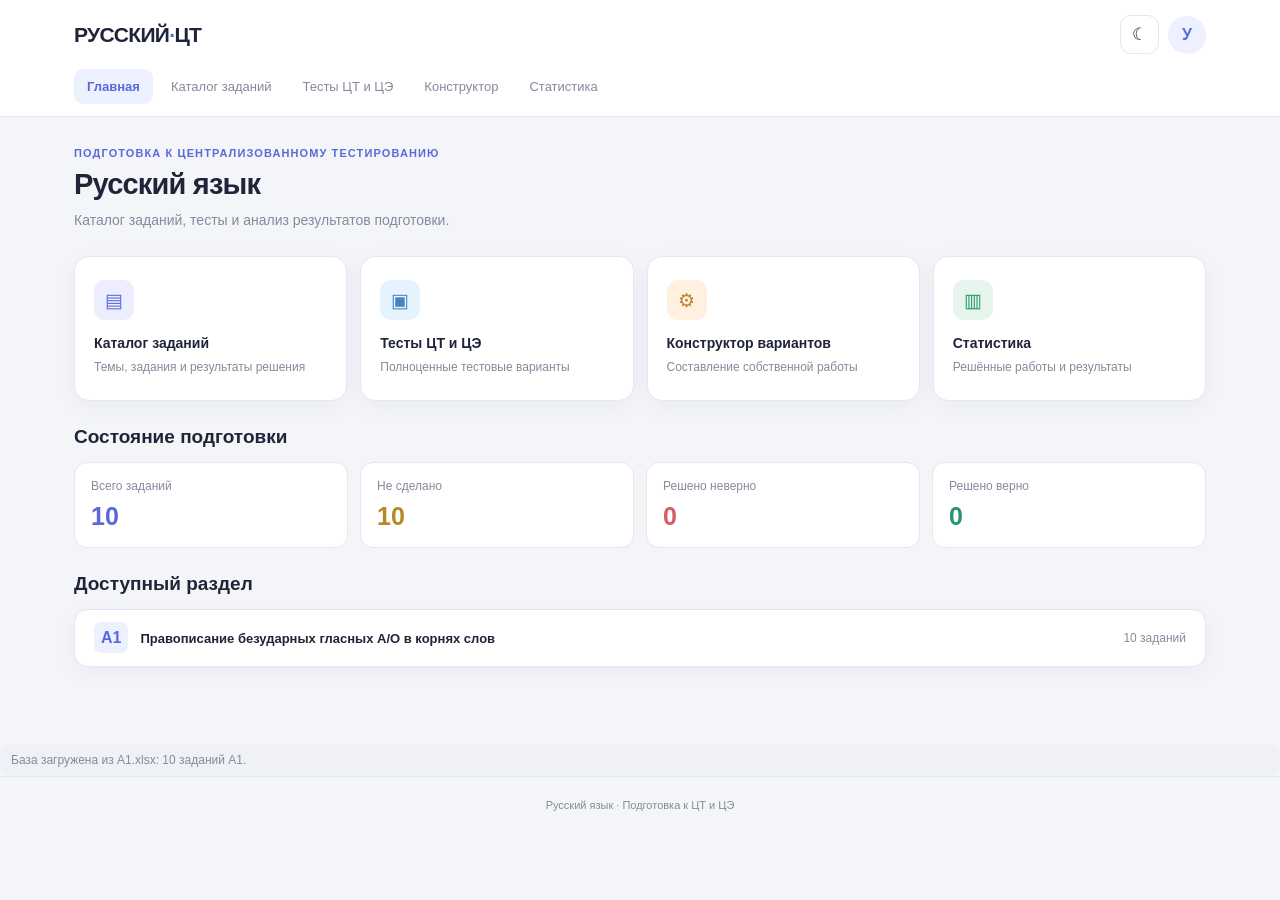
<file: index.html>
<!DOCTYPE html>
<html lang="ru">
<head>
<meta charset="UTF-8">
<meta name="viewport" content="width=device-width, initial-scale=1">
<title>Русский язык — А1</title>
<link rel="stylesheet" href="css/style.css">
</head>
<body>
<header>
 <div class="header-inner">
  <div class="logo">РУССКИЙ<span>·</span>ЦТ</div>
  <div class="header-actions">
   <button class="icon-btn" id="themeToggle" title="Переключить тему" aria-label="Переключить тему">☾</button>
   <div class="profile" title="Профиль">У</div>
  </div>
 </div>
 <nav>
  <button class="nav-btn active" data-page="home">Главная</button>
  <button class="nav-btn" data-page="catalog">Каталог заданий</button>
  <button class="nav-btn" data-page="tests">Тесты ЦТ и ЦЭ</button>
  <button class="nav-btn" data-page="constructor">Конструктор</button>
  <button class="nav-btn" data-page="stats">Статистика</button>
 </nav>
</header>

<main>
<section class="page active" id="home">
 <div class="eyebrow">Подготовка к централизованному тестированию</div>
 <h1>Русский язык</h1>
 <p class="subtitle">Каталог заданий, тесты и анализ результатов подготовки.</p>
 <div class="tiles">
  <button class="tile" onclick="showPage('catalog')">
   <div class="tile-icon purple">▤</div>
   <strong>Каталог заданий</strong>
   <small>Темы, задания и результаты решения</small>
  </button>
  <button class="tile" onclick="showPage('tests')">
   <div class="tile-icon blue">▣</div>
   <strong>Тесты ЦТ и ЦЭ</strong>
   <small>Полноценные тестовые варианты</small>
  </button>
  <button class="tile" onclick="showPage('constructor')">
   <div class="tile-icon orange">⚙</div>
   <strong>Конструктор вариантов</strong>
   <small>Составление собственной работы</small>
  </button>
  <button class="tile" onclick="showPage('stats')">
   <div class="tile-icon green">▥</div>
   <strong>Статистика</strong>
   <small>Решённые работы и результаты</small>
  </button>
 </div>
 <div class="section-head"><h2>Состояние подготовки</h2></div>
 <div class="stats-grid" id="homeStats"></div>
 <div class="section-head"><h2>Доступный раздел</h2></div>
 <div class="panel">
  <div class="row">
   <div><span class="part-label">А1</span></div>
   <div style="flex:1"><strong style="font-size:13px">Правописание безударных гласных А/О в корнях слов</strong></div>
   <span class="muted" style="font-size:12px" id="homeTopicCount">0 заданий</span>
  </div>
 </div>
</section>

<section class="page" id="catalog">
 <div class="eyebrow">Банк заданий</div>
 <h1>Каталог заданий</h1>
 <p class="subtitle">Выбери часть теста и посмотри состояние заданий по теме.</p>
 <div class="stats-grid" id="catalogStats"></div>
 <div class="filters" id="catalogFilters">
  <button class="filter-btn active" data-filter="all">Все задания</button>
  <button class="filter-btn" data-filter="unanswered">Не сделано</button>
  <button class="filter-btn" data-filter="wrong">Решено неверно</button>
  <button class="filter-btn" data-filter="correct">Решено верно</button>
 </div>
 <div class="catalog-layout">
  <div class="catalog-table">
   <div class="catalog-header">
    <span>Часть</span><span>Тема</span><span>Всего</span><span>Задания</span>
   </div>
   <div id="catalogRows"></div>
  </div>
  <aside class="side-panel">
   <h3>Каталог заданий</h3>
   <p>Банк заданий загружается из Excel-файла в папке data. Фильтруй задания и запускай тренировку.</p>
   <button class="btn" style="width:100%" onclick="showPage('constructor')">Конструктор вариантов</button>
  </aside>
 </div>
</section>

<section class="page" id="tests">
 <button class="back" onclick="showPage('home')">← Назад</button>
 <div class="eyebrow">Тестирование</div>
 <h1>Тесты ЦТ и ЦЭ</h1>
 <p class="subtitle">Выбери тип тестирования.</p>
 <div class="tiles">
  <button class="tile" onclick="selectTest('ЦТ')">
   <div class="tile-icon purple">ЦТ</div>
   <strong>Централизованное тестирование</strong>
   <small>Варианты ЦТ</small>
  </button>
  <button class="tile" onclick="selectTest('ЦЭ')">
   <div class="tile-icon blue">ЦЭ</div>
   <strong>Централизованный экзамен</strong>
   <small>Варианты ЦЭ</small>
  </button>
 </div>
 <div class="section-head"><h2 id="testTitle">Выбор варианта</h2></div>
 <div class="panel" id="testContent">
  <div class="empty"><div class="empty-icon">▤</div>
   <strong>Пока нет доступных вариантов</strong>
   <p>Варианты появятся после добавления заданий и данных о тестах.</p>
  </div>
 </div>
</section>

<section class="page" id="constructor">
 <div class="eyebrow">Составление работы</div>
 <h1>Конструктор вариантов</h1>
 <p class="subtitle">Составь тренировочный вариант из заданий базы А1.</p>
 <div class="constructor-layout">
  <div class="catalog-table">
   <div class="catalog-header" style="grid-template-columns:110px 1fr 85px">
    <span>Количество</span><span>Тема</span><span class="available">Доступно</span>
   </div>
   <div class="constructor-row">
    <div class="counter">
     <button id="minus" aria-label="Уменьшить количество" disabled>−</button>
     <input id="quantity" type="number" min="0" value="0" disabled>
     <button id="plus" aria-label="Увеличить количество" disabled>+</button>
    </div>
    <div>Правописание безударных гласных А/О в корнях слов</div>
    <span class="available muted" id="availableCount">0 шт.</span>
   </div>
  </div>
  <aside class="side-panel">
   <h3>Параметры варианта</h3>
   <p>Настрой параметры варианта и запусти тестирование.</p>
   <div class="row"><span class="muted" style="font-size:12px">Выбрано</span><strong id="selectedCount">0</strong></div>
   <button class="btn" style="width:100%;margin-top:15px" id="buildBtn" disabled>Составить вариант</button>
   <button class="btn secondary" style="width:100%;margin-top:9px" id="standardBtn" disabled>Стандартный вариант</button>
   <button class="btn outline" style="width:100%;margin-top:9px" id="clearBtn">Убрать всё</button>
  </aside>
 </div>
 <p class="muted" style="font-size:12px;margin-top:14px">Если в банке нет заданий, конструктор не позволяет выбрать их количество.</p>
</section>

<section class="page" id="stats">
 <div class="eyebrow">Результаты подготовки</div>
 <h1>Статистика</h1>
 <p class="subtitle">Здесь отображаются только фактически решённые работы и их результаты.</p>
 <div class="stats-grid" id="statsCards"></div>
 <div class="section-head"><h2>Решённые работы</h2></div>
 <div class="panel" id="solvedWorks">
  <div class="empty">
   <div class="empty-icon">▤</div>
   <strong>Решённых работ пока нет</strong>
   <p>Когда ты решишь первый вариант, он появится здесь.</p>
  </div>
 </div>
</section>

<section class="page runner-page" id="runner">
 <div id="runnerContent" class="runner-wrap"></div>
</section>
</main>
<footer>Русский язык · Подготовка к ЦТ и ЦЭ</footer>
<div class="modal-shade" id="builderModal" role="dialog" aria-modal="true" aria-labelledby="builderModalTitle">
 <div class="modal-box">
  <h2 id="builderModalTitle">Параметры варианта</h2>
  <div class="param-grid">
   <label>Количество заданий<select id="paramCount"><option value="1">1</option><option value="3">3</option><option value="5" selected>5</option><option value="10">10</option><option value="all">Все доступные</option></select></label>
   <label>Год<select id="paramYear"><option value="all">Любой</option></select></label>
   <label>Источник<select id="paramExam"><option value="all">Любой</option><option value="1">ЦТ</option><option value="2">ЦЭ</option><option value="3">РТ</option><option value="4">ДРТ</option></select></label>
   <label>Тип слов<select id="paramType"><option value="all">Любой состав</option><option value="P">Есть проверяемые (P)</option><option value="C">Есть чередующиеся (C)</option><option value="N">Есть словарные (N)</option></select></label>
   <label>Таймер<select id="paramTimer"><option value="0">Без таймера</option><option value="5">5 минут</option><option value="10">10 минут</option><option value="15">15 минут</option><option value="20">20 минут</option><option value="30">30 минут</option></select></label>
  </div>
  <p class="muted" style="font-size:12px">Порядок заданий перемешивается. Пять слов внутри каждого задания остаются в исходном порядке.</p>
  <div class="modal-actions"><button class="btn outline" id="cancelBuilder">Отмена</button><button class="btn" id="confirmBuilder">Создать вариант</button></div>
 </div>
</div>
<script type="module" src="js/main.js"></script>


</body>
</html>
</file>
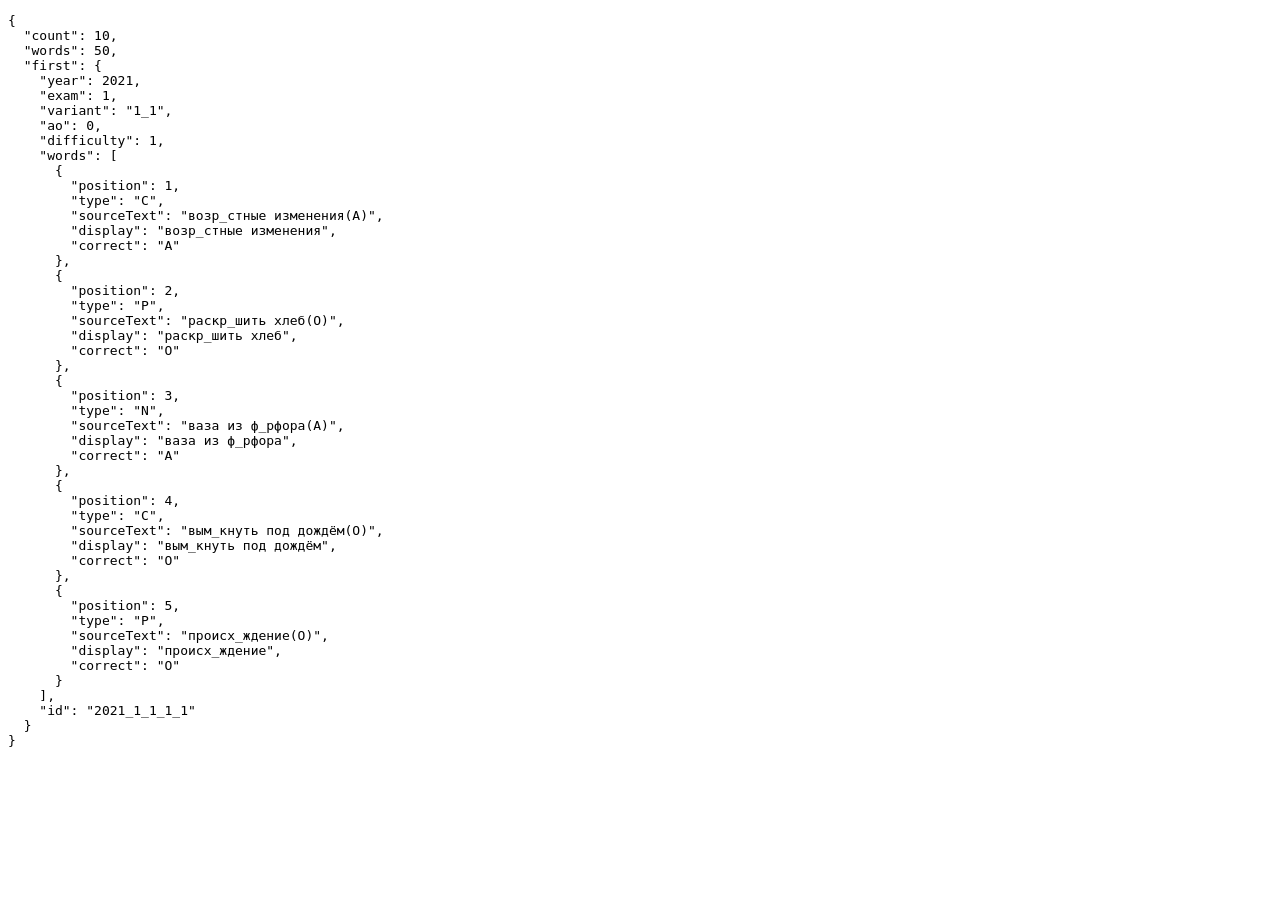
<file: test-db.html>
<!doctype html><meta charset="utf-8"><pre id="out">loading</pre><script type="module">
import {loadDatabase} from './js/database.js';
try { const tasks=await loadDatabase(); document.querySelector('#out').textContent=JSON.stringify({count:tasks.length,words:tasks.reduce((s,t)=>s+t.words.length,0),first:tasks[0]},null,2); }
catch(e){document.querySelector('#out').textContent='ERROR '+e.stack;}
</script>
</file>
<file: css/style.css>
:root {
  color-scheme: light;
  --bg:#f4f5f9; --surface:#fff; --surface2:#f0f1f6;
  --text:#202438; --muted:#858b9c; --border:#e5e7ef;
  --accent:#5969d9; --accent-soft:#edf0ff;
  --green:#27966a; --green-soft:#e6f6ee;
  --red:#d65d65; --red-soft:#fff0f0;
  --yellow:#b58a26; --yellow-soft:#fff6dc;
  --shadow:0 5px 22px rgba(25,30,60,.045);
}
[data-theme="dark"] {
  color-scheme:dark;
  --bg:#171923; --surface:#202330; --surface2:#292d3c;
  --text:#edf0fa; --muted:#a0a6b8; --border:#34394a;
  --accent:#9aa5ff; --accent-soft:#303653;
  --green:#65c99b; --green-soft:#203d32;
  --red:#ff8989; --red-soft:#482b32;
  --yellow:#e6c36b; --yellow-soft:#443b25;
  --shadow:0 5px 22px rgba(0,0,0,.15);
}
*{box-sizing:border-box}
body{margin:0;background:var(--bg);color:var(--text);
font-family:Inter,-apple-system,BlinkMacSystemFont,"Segoe UI",sans-serif}
button,input,select{font:inherit}
button{cursor:pointer}
header{background:var(--surface);border-bottom:1px solid var(--border)}
.header-inner{max-width:1180px;margin:auto;padding:15px 24px;
display:flex;justify-content:space-between;align-items:center;gap:15px}
.logo{font-weight:850;font-size:21px;letter-spacing:-.7px}
.logo span{color:var(--accent)}
.header-actions{display:flex;align-items:center;gap:9px}
.icon-btn{width:39px;height:39px;border:1px solid var(--border);
border-radius:11px;background:var(--surface);color:var(--text);font-size:17px}
.profile{width:38px;height:38px;border-radius:50%;background:var(--accent-soft);
color:var(--accent);display:grid;place-items:center;font-weight:750}
nav{max-width:1180px;margin:auto;padding:0 24px 12px;
display:flex;gap:5px;flex-wrap:wrap}
.nav-btn{border:0;background:transparent;color:var(--muted);
padding:10px 13px;border-radius:9px;font-size:13px}
.nav-btn.active{background:var(--accent-soft);color:var(--accent);font-weight:700}
main{max-width:1180px;margin:auto;padding:30px 24px 65px}
.page{display:none;opacity:0;transform:translateY(8px)}
.page.active{display:block;animation:pageEnter .34s cubic-bezier(.2,.75,.25,1) both}
@keyframes pageEnter{from{opacity:0;transform:translateY(9px)}to{opacity:1;transform:translateY(0)}}
@media(prefers-reduced-motion:reduce){*,*::before,*::after{scroll-behavior:auto!important;animation-duration:.01ms!important;transition-duration:.01ms!important}}
h1{font-size:29px;letter-spacing:-.8px;margin:0 0 9px}
h2{font-size:19px;margin:0}
h3{font-size:15px;margin:0}
p{line-height:1.55}
.muted{color:var(--muted)}
.subtitle{font-size:14px;color:var(--muted);margin:0 0 24px}
.eyebrow{font-size:11px;color:var(--accent);font-weight:800;
letter-spacing:1.1px;text-transform:uppercase;margin-bottom:9px}
.section-head{display:flex;justify-content:space-between;align-items:center;
gap:12px;margin:25px 0 14px}
.tiles{display:grid;grid-template-columns:repeat(4,1fr);gap:13px}
.tile{background:var(--surface);border:1px solid var(--border);
border-radius:15px;padding:19px;text-align:left;min-height:145px;
color:var(--text);box-shadow:var(--shadow);transition:.16s}
.tile:hover{transform:translateY(-2px);border-color:var(--accent)}
.tile-icon{width:40px;height:40px;border-radius:11px;
display:grid;place-items:center;font-size:19px;margin-bottom:15px}
.tile strong{display:block;font-size:14px;margin-bottom:6px}
.tile small{font-size:12px;color:var(--muted);line-height:1.5}
.purple{background:#eceeff;color:#5969d9}
.blue{background:#e7f2ff;color:#4684bd}
.green{background:#e5f5ec;color:#27966a}
.orange{background:#fff0df;color:#bc8035}
[data-theme="dark"] .purple{background:#303653;color:#aab2ff}
[data-theme="dark"] .blue{background:#26384a;color:#8fc4f5}
[data-theme="dark"] .green{background:#203d32;color:#65c99b}
[data-theme="dark"] .orange{background:#453526;color:#e9b978}
.panel{background:var(--surface);border:1px solid var(--border);
border-radius:14px;padding:19px;box-shadow:var(--shadow)}
.row{display:flex;align-items:center;justify-content:space-between;gap:12px}
.stats-grid{display:grid;grid-template-columns:repeat(4,1fr);gap:12px}
.stat-card{background:var(--surface);border:1px solid var(--border);
border-radius:13px;padding:16px}
.stat-label{font-size:12px;color:var(--muted);margin-bottom:9px}
.stat-value{font-size:25px;font-weight:800}
.stat-card.total .stat-value{color:var(--accent)}
.stat-card.good .stat-value{color:var(--green)}
.stat-card.bad .stat-value{color:var(--red)}
.stat-card.wait .stat-value{color:var(--yellow)}
.filters{display:flex;gap:7px;flex-wrap:wrap;margin:17px 0}
.filter-btn{border:1px solid var(--border);border-radius:9px;
background:var(--surface);color:var(--muted);padding:9px 12px;font-size:12px}
.filter-btn.active{background:var(--accent-soft);border-color:var(--accent);
color:var(--accent);font-weight:700}
.catalog-layout{display:grid;grid-template-columns:1fr 260px;gap:16px}
.catalog-table{background:var(--surface);border:1px solid var(--border);
border-radius:14px;overflow:hidden}
.catalog-header,.catalog-row{display:grid;
grid-template-columns:75px minmax(0,1fr) 95px 90px;
align-items:center;gap:12px;padding:14px 16px}
.catalog-header{background:var(--surface2);font-size:11px;
font-weight:750;color:var(--muted);text-transform:uppercase}
.catalog-row{border-top:1px solid var(--border);font-size:13px}
.part-label{background:var(--accent-soft);color:var(--accent);
border-radius:7px;padding:7px;text-align:center;font-weight:800}
.topic-name{font-weight:600;line-height:1.4}
.topic-total{font-size:12px;color:var(--muted);text-align:right}
.topic-count{font-size:12px;text-align:right}
.side-panel{background:var(--surface);border:1px solid var(--border);
border-radius:14px;padding:18px;height:max-content}
.side-panel p{font-size:12px;color:var(--muted)}
.btn{border:0;border-radius:9px;padding:10px 14px;
background:var(--accent);color:white;font-size:13px;font-weight:650}
.btn.secondary{background:var(--accent-soft);color:var(--accent)}
.btn.outline{background:var(--surface);border:1px solid var(--border);color:var(--text)}
.btn:disabled{opacity:.4;cursor:not-allowed}
.back{border:0;background:transparent;color:var(--accent);
padding:0;margin:0 0 22px;font-size:13px;font-weight:650}
.back:hover{text-decoration:underline}
.empty{padding:32px 18px;text-align:center;color:var(--muted)}
.empty-icon{font-size:28px;margin-bottom:10px}
.empty strong{display:block;color:var(--text);font-size:14px;margin-bottom:6px}
.empty p{font-size:12px;margin:0}
.constructor-layout{display:grid;grid-template-columns:1fr 250px;gap:16px}
.constructor-row{display:grid;grid-template-columns:110px 1fr 85px;
gap:12px;align-items:center;padding:13px 15px;
border-bottom:1px solid var(--border);font-size:13px}
.constructor-row:last-child{border:0}
.counter{display:flex;align-items:center;gap:6px}
.counter button{width:28px;height:28px;border-radius:50%;
border:1px solid var(--border);background:var(--surface);color:var(--text)}
.counter input{width:35px;text-align:center;border:0;
background:var(--surface2);color:var(--text);border-radius:6px;padding:6px 1px}
.counter input::-webkit-inner-spin-button{-webkit-appearance:none}
.history-row{padding:17px 0;border-bottom:1px solid var(--border)}
.history-row:last-child{border:0}
.history-row strong{font-size:14px}
.history-meta{font-size:12px;color:var(--muted);margin-top:5px}
.table{width:100%;border-collapse:collapse;font-size:13px}
.table td,.table th{padding:12px;text-align:left;border-bottom:1px solid var(--border)}
.table th{font-size:11px;text-transform:uppercase;color:var(--muted)}
footer{text-align:center;padding:22px;color:var(--muted);
font-size:11px;border-top:1px solid var(--border)}
@media(max-width:850px){
.tiles{grid-template-columns:repeat(2,1fr)}
.catalog-layout,.constructor-layout{grid-template-columns:1fr}
.side-panel{order:-1}
.stats-grid{grid-template-columns:repeat(2,1fr)}
}
@media(max-width:560px){
.header-inner{padding:12px 14px}
nav{padding:0 9px 10px;gap:2px}
.nav-btn{padding:9px 10px;font-size:12px}
main{padding:23px 13px 45px}
h1{font-size:24px}
.tiles{gap:9px}
.tile{padding:14px;min-height:137px}
.catalog-header,.catalog-row{grid-template-columns:48px minmax(0,1fr) 64px;
gap:8px;padding:12px 9px}
.catalog-header span:last-child,.catalog-row .topic-count{display:none}
.catalog-header span:nth-child(3){text-align:right}
.topic-total{text-align:right;font-size:11px}
.constructor-row{grid-template-columns:105px minmax(0,1fr);
gap:9px;padding:12px 9px}
.constructor-row .available{display:none}
.stats-grid{gap:8px}
.stat-card{padding:12px}
.stat-value{font-size:22px}
.panel{padding:14px}
}


/* Дополнение: интерфейс прохождения теста и анализа */
.page.runner-page{display:none}.page.runner-page.active{display:block}
.runner-wrap{max-width:920px;margin:0 auto}
.runner-top{display:flex;align-items:center;justify-content:space-between;gap:12px;margin-bottom:16px}
.runner-progress{height:7px;border-radius:20px;background:var(--surface2);overflow:hidden;margin:14px 0 22px}
.runner-progress span{height:100%;display:block;background:var(--accent);transition:width .2s}
.runner-question{padding:clamp(17px,3vw,28px);background:var(--surface);border:1px solid var(--border);border-radius:14px;box-shadow:var(--shadow)}
.runner-word{display:flex;align-items:center;gap:12px;padding:12px;border:1px solid var(--border);border-radius:11px;margin:9px 0;background:var(--surface)}
.runner-word .word-label{color:var(--muted);width:20px;font-size:12px}
.runner-word .word-content{flex:1;font-size:15px}
.answer-toggle{width:42px;height:42px;border:1px solid var(--border);border-radius:10px;background:var(--surface2);color:var(--text);font-weight:800}
.answer-toggle.selected{background:var(--accent);border-color:var(--accent);color:#fff}
.runner-controls{display:flex;justify-content:space-between;align-items:center;gap:10px;flex-wrap:wrap;margin-top:18px}
.runner-nav{display:flex;gap:5px;flex-wrap:wrap}
.runner-nav button{width:30px;height:30px;border:1px solid var(--border);border-radius:8px;background:var(--surface);color:var(--muted);font-size:12px}
.runner-nav button.current{border-color:var(--accent);color:var(--accent);font-weight:800}
.runner-nav button.answered{background:var(--green-soft);color:var(--green);border-color:var(--green)}
.runner-timer{padding:8px 11px;border-radius:9px;background:var(--surface2);font-weight:800;font-variant-numeric:tabular-nums}
.runner-result{padding:20px;background:var(--surface);border:1px solid var(--border);border-radius:14px;margin:12px 0}
.runner-score{font-size:38px;font-weight:850;letter-spacing:-1px}
.answer-chip{display:inline-block;padding:7px 9px;margin:4px;border:1px solid var(--border);border-radius:8px;background:var(--surface2);font-size:13px}
.answer-chip.good{border-color:var(--green);background:var(--green-soft)}
.answer-chip.bad{border-color:var(--red);background:var(--red-soft)}
.answer-chip u{text-decoration-thickness:2px;text-underline-offset:3px;font-weight:850}
.param-grid{display:grid;grid-template-columns:repeat(2,minmax(0,1fr));gap:14px}
.param-grid label{display:grid;gap:6px;font-size:12px;color:var(--muted);font-weight:700}
.param-grid select,.param-grid input{padding:10px 11px;border:1px solid var(--border);border-radius:9px;background:var(--surface);color:var(--text)}
.modal-shade{position:fixed;inset:0;background:#0008;display:none;align-items:center;justify-content:center;padding:15px;z-index:20}
.modal-shade.open{display:flex}.modal-box{width:min(600px,100%);max-height:90vh;overflow:auto;background:var(--surface);color:var(--text);border:1px solid var(--border);border-radius:16px;padding:20px}
.modal-box h2{margin-bottom:16px}.modal-actions{display:flex;justify-content:flex-end;gap:9px;margin-top:18px}
.db-status{font-size:12px;padding:9px 11px;border-radius:9px;background:var(--surface2);color:var(--muted);margin-top:12px}
@media(max-width:560px){.param-grid{grid-template-columns:1fr}.runner-controls{align-items:stretch}.runner-nav{order:3;width:100%}}

/* Более мягкие отклики элементов интерфейса */
button,.tile,.panel,.runner-word,.answer-chip,.runner-nav button{
 transition:background-color .22s ease,color .22s ease,border-color .22s ease,
 transform .22s cubic-bezier(.2,.75,.25,1),box-shadow .22s ease,opacity .22s ease;
}
.nav-btn:active,.btn:active,.tile:active{transform:scale(.985)}
.runner-word:hover{border-color:var(--accent)}
.answer-toggle{transition:background-color .2s ease,border-color .2s ease,transform .2s ease}
.answer-toggle:active{transform:scale(.94)}
.runner-progress span{transition:width .45s cubic-bezier(.2,.75,.25,1)}
</file>
